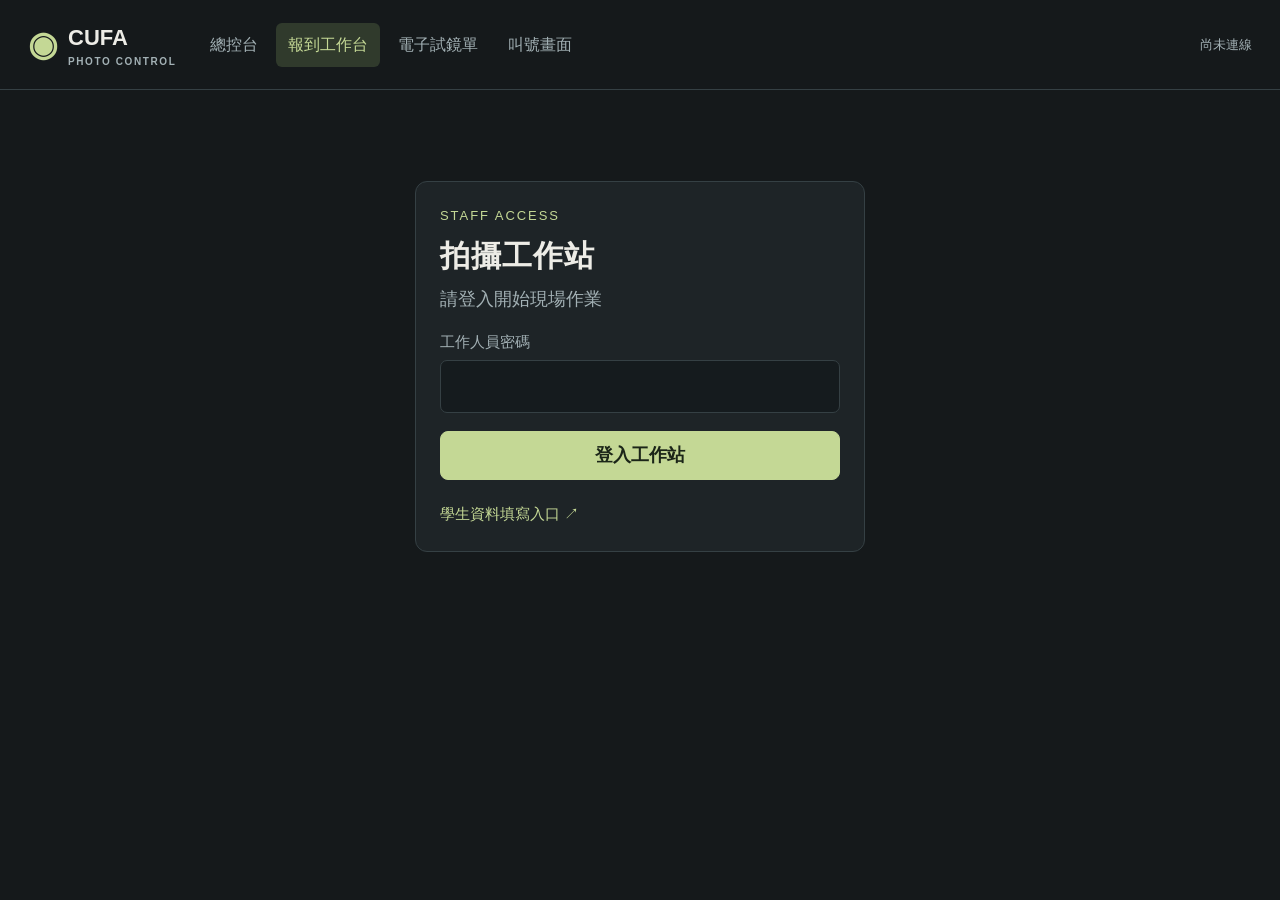
<file: admin.html>
<!doctype html><html lang="zh-Hant"><meta charset="utf-8"><meta http-equiv="refresh" content="0;url=index.html?view=checkin"><title>拍攝報到工作台</title><a href="index.html?view=checkin">前往拍攝報到工作台</a></html>
</file>
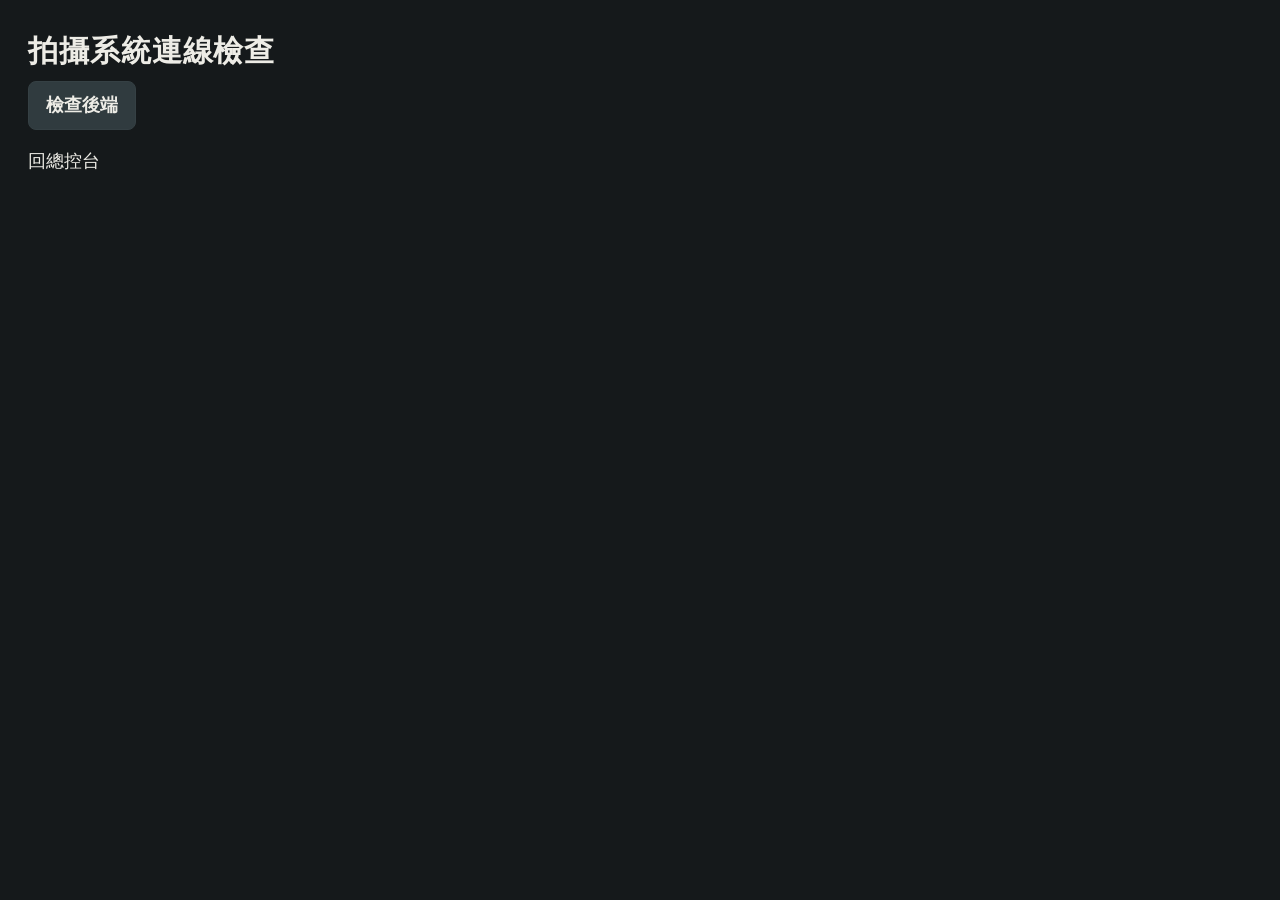
<file: api-test.html>
<!doctype html><html lang="zh-Hant"><meta charset="utf-8"><meta name="viewport" content="width=device-width,initial-scale=1"><title>拍攝系統連線檢查</title><link rel="stylesheet" href="style.css"><main><h1>拍攝系統連線檢查</h1><button id="test">檢查後端</button><pre id="result"></pre><a href="index.html">回總控台</a></main><script src="config.js"></script><script>document.querySelector('#test').onclick=async()=>{try{const r=await fetch(PHOTO_CONFIG.endpoint);document.querySelector('#result').textContent=JSON.stringify(await r.json(),null,2);}catch(e){document.querySelector('#result').textContent='無法連線：'+e.message;}};</script></html>
</file>
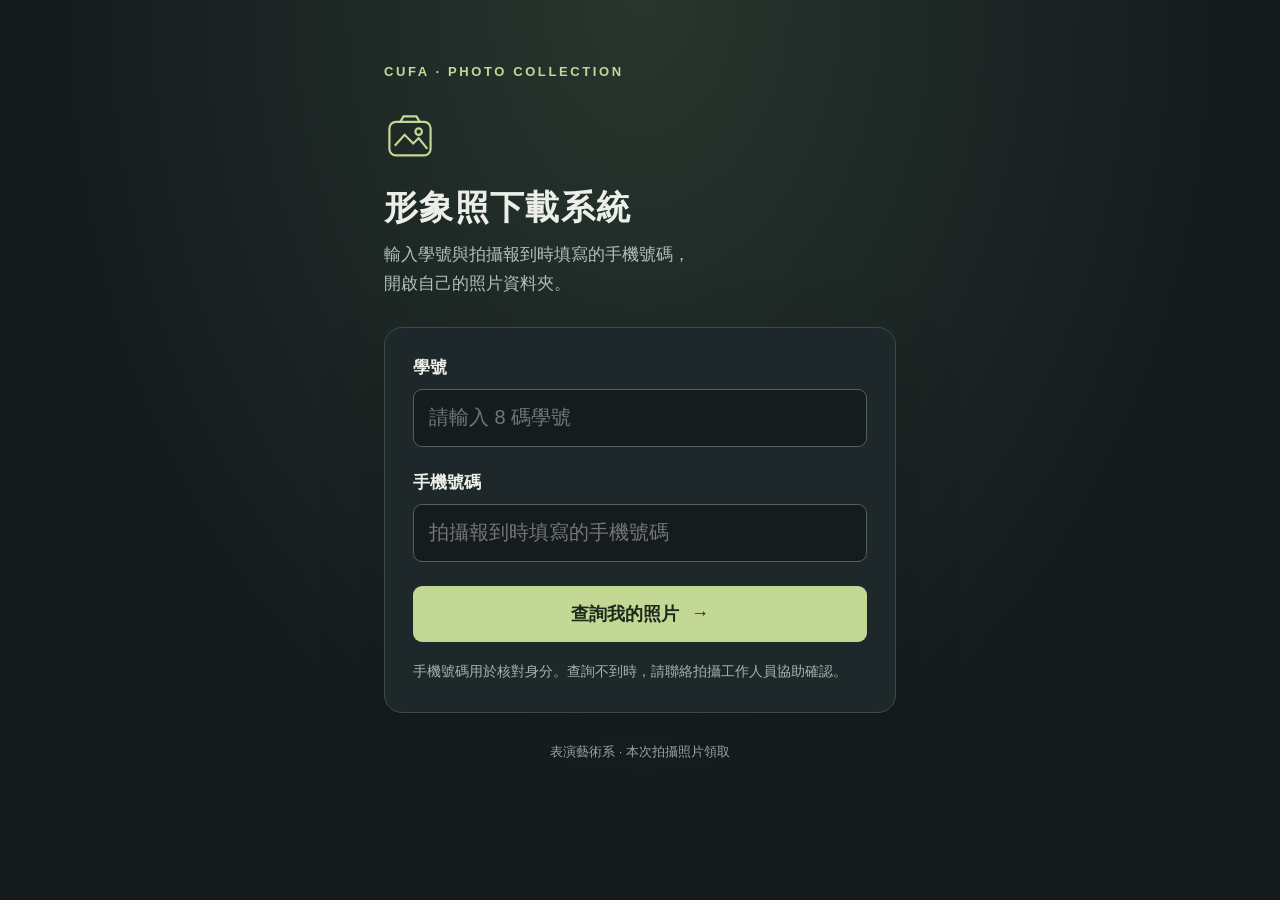
<file: pickup.html>
<!doctype html>
<html lang="zh-Hant"><head><meta charset="utf-8"><meta name="viewport" content="width=device-width,initial-scale=1"><meta name="color-scheme" content="dark"><meta name="referrer" content="no-referrer"><title>CUFA｜形象照下載系統</title>
<style>
:root{color-scheme:dark;font-family:-apple-system,BlinkMacSystemFont,'PingFang TC','Microsoft JhengHei',sans-serif;color:#ecefe9;background:#151b1d}*{box-sizing:border-box}body{margin:0;min-height:100dvh;background:radial-gradient(ellipse at top,#27362e 0,transparent 65%),#151b1d}main{max-width:560px;margin:auto;padding:44px 24px 32px}.brand{letter-spacing:.2em;color:#c4d895;font-size:13px;font-weight:700}.photo-icon{width:52px;height:52px;color:#c4d895;margin:32px 0 18px}h1{font-size:34px;line-height:1.3;letter-spacing:.04em;margin:0 0 12px}p{line-height:1.7;margin:0 0 24px;color:#b2bfbb;font-size:17px}.panel{background:#1e2729;border:1px solid #3d4b47;border-radius:18px;padding:28px;margin-top:28px;box-shadow:0 20px 70px #0002}label{display:block;font-size:17px;font-weight:650;margin-bottom:10px}input{width:100%;min-height:58px;border:1px solid #53605b;background:#151c1e;border-radius:9px;color:inherit;font:20px/1.4 inherit;padding:13px 15px;margin-bottom:24px;font-family:inherit;font-size:20px}button,.folder{width:100%;min-height:56px;border:0;border-radius:9px;font-family:inherit;font-size:18px;font-weight:750;cursor:pointer;background:#c4d895;color:#1c291c;padding:14px 20px;display:flex;justify-content:center;align-items:center;text-decoration:none;gap:12px}button:disabled{opacity:.6;cursor:wait}button:focus-visible,a:focus-visible,input:focus-visible{outline:3px solid #e5d895;outline-offset:4px}.hint{font-size:14px;margin:18px 0 0;color:#a4b4ad}.error{color:#ffc0b6;font-size:16px;margin:0 0 18px;white-space:pre-line}.result-name{font-size:28px;color:#ecefe9;margin-bottom:6px}.folder{margin-top:16px;justify-content:space-between}.folder span{font-size:24px}.quiet{background:transparent;color:#c4d895;border:1px solid #53605b;margin-top:24px}footer{font-size:13px;line-height:1.7;color:#94a69d;margin-top:28px;text-align:center}[hidden]{display:none!important}@media(min-width:900px){main{padding-top:64px}}
</style></head><body><main><div class="brand">CUFA · PHOTO COLLECTION</div><svg class="photo-icon" viewBox="0 0 48 48" fill="none" stroke="currentColor" stroke-width="2" aria-hidden="true"><rect x="5" y="10" width="38" height="31" rx="6"/><path d="m10 32 9-10 8 8 5-5 8 10M15 10l3-5h12l3 5"/><circle cx="32" cy="19" r="3"/></svg><h1>形象照下載系統</h1><p>輸入學號與拍攝報到時填寫的手機號碼，<br>開啟自己的照片資料夾。</p>
<section class="panel" id="loginPanel"><form id="pickupForm"><label for="studentId">學號</label><input id="studentId" name="studentId" inputmode="numeric" autocomplete="username" maxlength="8" pattern="[0-9]{8}" placeholder="請輸入 8 碼學號" required><label for="phone">手機號碼</label><input id="phone" name="phone" type="password" inputmode="tel" autocomplete="current-password" maxlength="20" placeholder="拍攝報到時填寫的手機號碼" required><div id="error" class="error" role="alert" aria-live="polite" hidden></div><button id="submit" type="submit">查詢我的照片 <span aria-hidden="true">→</span></button><p class="hint">手機號碼用於核對身分。查詢不到時，請聯絡拍攝工作人員協助確認。</p></form></section>
<section class="panel" id="result" aria-live="polite" hidden tabindex="-1"><h2 class="result-name" id="name"></h2><p id="resultHint"></p><div id="folders"></div><p class="hint">照片會在 Google 雲端硬碟中開啟，可預覽或下載。若出現存取權限提示，請聯絡工作人員。</p><button id="logout" class="quiet" type="button">返回登入</button></section><footer>表演藝術系 · 本次拍攝照片領取</footer></main><script src="config.js"></script><script>
'use strict';
const $=id=>document.getElementById(id);let busy=false;
$('pickupForm').onsubmit=async e=>{e.preventDefault();if(busy)return;busy=true;$('error').hidden=true;$('submit').disabled=true;$('submit').textContent='正在核對資料…';const body={action:'pickupPhotos',studentId:$('studentId').value.trim(),phone:$('phone').value.trim()};const ctrl=new AbortController(),timer=setTimeout(()=>ctrl.abort(),25000);try{const response=await fetch(PHOTO_CONFIG.endpoint,{method:'POST',headers:{'Content-Type':'text/plain;charset=UTF-8'},body:JSON.stringify(body),cache:'no-store',credentials:'omit',signal:ctrl.signal});if(!response.ok)throw Error('暫時無法連線，請稍後再試');let r;try{r=JSON.parse(await response.text());}catch(_){throw Error('暫時無法讀取資料，請稍後再試');}if(!r.ok)throw Error(r.error||'核對失敗，請稍後再試');$('name').textContent=r.data.name+'，你好';$('folders').replaceChildren();for(const folder of r.data.folders||[]){const url=new URL(folder.url);if(url.origin!=='https://drive.google.com'||!/^\/drive\/folders\/[A-Za-z0-9_-]+$/.test(url.pathname))continue;const a=document.createElement('a');a.className='folder';a.href=url.href;a.target='_blank';a.rel='noopener noreferrer';a.textContent='開啟我的'+folder.label;const arrow=document.createElement('span');arrow.setAttribute('aria-hidden','true');arrow.textContent='↗';a.append(arrow);$('folders').append(a);}$('resultHint').textContent=$('folders').children.length?'照片已準備好，請選擇要領取的拍攝類型。':'你的照片尚未上架，請稍後再試或聯絡工作人員。';$('loginPanel').hidden=true;$('result').hidden=false;$('result').focus();}catch(err){$('error').textContent=err.name==='AbortError'?'連線逾時，請稍後再試':err.message;$('error').hidden=false;}finally{clearTimeout(timer);body.phone='';$('phone').value='';busy=false;$('submit').disabled=false;$('submit').textContent='查詢我的照片 →';}};
$('logout').onclick=()=>{$('folders').replaceChildren();$('name').textContent='';$('result').hidden=true;$('loginPanel').hidden=false;$('pickupForm').reset();$('error').hidden=true;$('studentId').focus();};
</script></body></html>
</file>
<file: style.css>
:root{--bg:#15191b;--panel:#1e2427;--line:#354044;--text:#edece6;--muted:#a3b1b5;--accent:#c4d895;--amber:#e5bf79;--red:#f0a29b}*{box-sizing:border-box}body{margin:0;background:var(--bg);color:var(--text);font:18px/1.5 -apple-system,BlinkMacSystemFont,'PingFang TC','Microsoft JhengHei',sans-serif}a{color:inherit;text-decoration:none}button,input,select,textarea{font:inherit}button,.button{cursor:pointer;min-height:48px;border:1px solid var(--line);border-radius:8px;padding:10px 17px;background:#303b3f;color:var(--text);font-weight:600;display:inline-flex;align-items:center;justify-content:center;gap:8px}button:hover,.button:hover{border-color:var(--accent)}button:disabled{opacity:.4;cursor:wait}.primary{background:var(--accent);border-color:var(--accent);color:#1b2518}.danger{color:var(--red)}.quiet{background:transparent}.small{font-size:15px;min-height:40px;padding:7px 12px}input,select,textarea{border:1px solid var(--line);background:#151b1e;color:var(--text);border-radius:7px;padding:12px;width:100%;min-height:50px}textarea{resize:vertical;min-height:90px}input[type=checkbox]{width:25px;height:25px;min-height:0;accent-color:var(--accent);flex-shrink:0}button:focus-visible,a:focus-visible,input:focus,select:focus,textarea:focus{outline:2px solid var(--accent);outline-offset:3px}h1,h2,h3,p{margin-top:0}h1{font-size:30px;letter-spacing:.03em;margin-bottom:8px}h2{font-size:21px}h3{font-size:19px}small,.muted{color:var(--muted)}header{display:flex;align-items:center;gap:22px;padding:19px 28px;border-bottom:1px solid var(--line)}.brand{display:flex;align-items:center;gap:10px;font-size:22px;font-weight:750;white-space:nowrap}.brand small{display:block;font-size:10px;letter-spacing:.16em}.brand-icon{color:var(--accent);font-size:34px}nav{display:flex;gap:6px;flex:1}nav a{font-size:16px;padding:10px 12px;border-radius:6px;color:var(--muted)}nav a.current{background:#303a2c;color:var(--accent)}#connection{font-size:13px;color:var(--muted);white-space:nowrap}main{max-width:1640px;margin:auto;padding:28px}#notice:not(:empty){position:fixed;bottom:22px;left:50%;transform:translateX(-50%);padding:14px 24px;border:1px solid var(--amber);border-radius:8px;background:#303025;z-index:30;max-width:90vw;box-shadow:0 10px 40px #0005}.page-title{display:flex;justify-content:space-between;align-items:center;margin-bottom:24px}.eyebrow{color:var(--accent);font-size:13px;letter-spacing:.15em;margin-bottom:7px}.stats{display:grid;grid-template-columns:repeat(5,1fr);gap:12px;margin-bottom:22px}.stat{border:1px solid var(--line);border-radius:10px;padding:17px 21px;background:var(--panel)}.stat strong{display:block;font-size:35px;font-variant-numeric:tabular-nums}.stat span{font-size:14px;color:var(--muted)}.layout{display:grid;grid-template-columns:minmax(0,1.5fr) minmax(320px,1fr);gap:22px}.panel{background:var(--panel);border:1px solid var(--line);border-radius:12px;padding:24px;margin-bottom:20px}.panel-title{display:flex;justify-content:space-between;align-items:center;border-bottom:1px solid var(--line);padding-bottom:16px;margin-bottom:20px}.panel-title h2{margin:0}.dot{display:inline-block;width:8px;height:8px;background:var(--accent);border-radius:50%;margin-right:8px}.active-name{font-size:52px;font-weight:750;letter-spacing:.08em;margin:0 0 6px;line-height:1.3}.meta{color:var(--muted);margin-bottom:24px}.queue-number{color:var(--accent);font-size:24px;margin-left:15px}.tag{display:inline-block;font-size:13px;border:1px solid var(--line);border-radius:5px;padding:3px 8px;white-space:nowrap;color:var(--muted)}.tag.good{color:var(--accent);border-color:#536345}.tag.warn{color:var(--amber);border-color:#6f5c3d}.actions{display:flex;gap:9px;flex-wrap:wrap;margin-top:18px}.task{border-top:1px solid var(--line);padding:20px 0 4px}.task h3{display:flex;align-items:center;gap:12px}.checks{display:grid;grid-template-columns:1fr 1fr;gap:10px;margin-bottom:15px}.check{display:flex;align-items:center;gap:12px;border:1px solid var(--line);border-radius:8px;padding:12px;font-size:18px;cursor:pointer}.check:has(input:checked){background:#2b3828;border-color:#5c704c}.task label.note-label{display:block;color:var(--muted);font-size:14px;margin-bottom:7px}.filters{display:flex;gap:10px;margin-bottom:18px}.filters input{flex:2}.filters select{flex:1}.table-scroll{overflow:auto;max-height:65vh}table{width:100%;border-collapse:collapse;font-size:16px}th{color:var(--muted);font-weight:500;font-size:13px;position:sticky;top:0;background:var(--panel);z-index:1}th,td{text-align:left;padding:14px 10px;border-bottom:1px solid var(--line);white-space:nowrap}td strong{font-size:19px}.empty{text-align:center;padding:36px 20px;color:var(--muted)}.person-row{display:flex;align-items:center;justify-content:space-between;gap:14px;padding:17px 0;border-bottom:1px solid var(--line)}.person-row:last-child{border-bottom:0}.person-row strong{font-size:23px;display:block}.person-row small{font-size:14px}.class-grid{display:grid;grid-template-columns:repeat(4,1fr);gap:9px}.class-card{padding:15px;border:1px solid var(--line);border-radius:7px}.class-card strong{display:block;margin-bottom:8px}.class-card span{font-size:14px;color:var(--muted)}.progress{height:4px;background:#344044;margin-top:10px;border-radius:4px;overflow:hidden}.progress i{display:block;height:100%;background:var(--accent)}.login{max-width:450px;margin:7vh auto}.login label,.form-grid label{display:block;font-size:15px;color:var(--muted)}.login input{margin:7px 0 18px}.login button{width:100%}.student-form{max-width:560px;margin:25px auto}.student-form label{display:block;margin:18px 0 8px;font-weight:600}.student-form .primary{width:100%;margin-top:25px;min-height:58px}.form-grid{display:grid;grid-template-columns:1fr 1fr;gap:16px}.form-grid input,.form-grid select{margin-top:7px}.full{grid-column:1/-1}dialog{color:var(--text);background:var(--panel);border:1px solid var(--line);border-radius:14px;max-width:720px;width:90vw;padding:28px}dialog::backdrop{background:#000b}.help-link{color:var(--accent);font-size:15px}.inbox{border-color:#6d6244}.slate-view{max-width:none;padding:26px 4vw;min-height:82vh;display:flex;flex-direction:column;justify-content:center}.slate-name{font-size:clamp(75px,10vw,150px);font-weight:800;line-height:1.2;letter-spacing:.1em}.slate-id{font-size:clamp(70px,10vw,150px);font-weight:750;font-variant-numeric:tabular-nums;line-height:1.3;letter-spacing:.03em}.slate-details{display:flex;justify-content:space-between;border-top:2px solid #515b5b;margin-top:32px;padding-top:24px;font-size:30px;color:#c2c8c5}.display-footer{font-size:14px;color:var(--muted);margin-top:30px}.call-view{text-align:center;min-height:78vh;display:flex;flex-direction:column;justify-content:center}.call-name{font-size:clamp(80px,12vw,180px);font-weight:800;letter-spacing:.1em}.call-meta{font-size:36px;color:var(--muted)}.call-instruction{font-size:25px;color:var(--accent);margin-top:35px}.screen-head{display:flex;align-items:center;justify-content:space-between}.success-mark{font-size:65px;color:var(--accent)}[hidden]{display:none!important}@media(max-width:1100px){header{padding:15px;gap:12px}nav a{padding:8px;font-size:14px}.layout{grid-template-columns:minmax(0,1.2fr) minmax(300px,1fr)}main{padding:20px}.class-grid{grid-template-columns:repeat(3,1fr)}.panel{padding:18px}.stats{gap:8px}.stat{padding:12px}.active-name{font-size:44px}}@media(max-width:740px){header{flex-wrap:wrap}nav{order:3;flex-basis:100%;overflow:auto}#connection{margin-left:auto}main{padding:16px}.layout{grid-template-columns:1fr}.stats{grid-template-columns:repeat(3,1fr)}.stat strong{font-size:28px}.class-grid{grid-template-columns:repeat(2,1fr)}.filters{flex-wrap:wrap}.filters input{flex-basis:100%}.page-title{gap:10px;align-items:flex-start}h1{font-size:25px}.form-grid{grid-template-columns:1fr}.full{grid-column:auto}.student-form{margin:15px auto}.slate-name,.slate-id{font-size:13vw}.slate-details{font-size:22px;gap:15px;flex-wrap:wrap}.call-meta{font-size:27px}}
.slate-view{min-height:calc(100dvh - 220px)}.call-view{min-height:calc(100dvh - 220px)}:root:fullscreen header{display:none}:root:fullscreen .slate-view,:root:fullscreen .call-view{min-height:calc(100dvh - 140px)}
.student-form .form-grid label{font-size:18px}
/* v2: the physical workflow reads left to right on landscape workstations. */
.scope-tabs{display:flex;align-items:center;gap:12px;margin:0 0 20px}.scope-tabs button{min-width:160px;font-size:21px}.scope-tabs button span{font-size:15px;opacity:.8}.scope-tabs small{margin-left:8px}.pipeline{display:grid;grid-template-columns:minmax(250px,1fr) minmax(250px,1fr) minmax(380px,1.5fr);gap:18px;align-items:start;margin-bottom:22px}.pipeline .stage{margin:0;padding:20px;min-height:330px}.pipeline .step{color:var(--accent);font-variant-numeric:tabular-nums;margin-right:7px}.pipeline .waiting-stage{max-height:75vh;overflow:auto}.pipeline .active-name{font-size:clamp(36px,3.6vw,58px)}.called-name{font-size:clamp(34px,3.2vw,50px);font-weight:750;letter-spacing:.06em;margin:16px 0}.enter-studio{width:100%;font-size:21px;min-height:62px}.called-stage>.muted{margin-top:18px;font-size:16px}.pipeline .checks{grid-template-columns:1fr 1fr;gap:8px}.pipeline .check{padding:10px;font-size:17px}.pipeline .panel-title{gap:8px}.pipeline .panel-title h2{white-space:nowrap}.pipeline .person-row{gap:8px}.pipeline .person-row strong{font-size:22px}.dialog-heading{display:flex;align-items:center;justify-content:space-between;position:sticky;top:-28px;padding:16px 0;background:var(--panel);z-index:3;border-bottom:1px solid var(--line);margin-bottom:18px}.dialog-heading h2{margin:0}.dialog-notice{position:sticky;top:40px;z-index:4;background:#492e28;color:#ffe2cb;border:1px solid #d39978;padding:15px 18px;border-radius:8px;margin-bottom:18px;font-size:19px;font-weight:650}.checkin-actions{border-top:1px solid var(--line);margin-top:24px;padding-top:20px}dialog{max-height:92dvh;overflow:auto}.slate-view{padding:12px 2vw;min-height:calc(100dvh - 230px);justify-content:center}.slate-name{font-size:clamp(65px,8vw,132px);line-height:1.15;letter-spacing:.08em}.slate-id{font-size:clamp(60px,8vw,132px);line-height:1.2;margin-bottom:12px}.slate-details{display:grid;grid-template-columns:1fr 1.4fr 1.5fr 1fr;gap:24px;margin-top:25px;padding-top:20px;font-size:clamp(25px,3vw,48px);font-weight:650;color:var(--text);align-items:start}.slate-details span{white-space:nowrap}.slate-details small{display:block;font-size:clamp(15px,1.5vw,24px);font-weight:500;margin-bottom:8px}.slate-view .display-footer{margin-top:22px;font-size:16px}.display-sync{margin-top:12px}:root:fullscreen .slate-view{min-height:calc(100dvh - 170px)}
@media(max-width:1200px){.pipeline{grid-template-columns:minmax(215px,1fr) minmax(215px,1fr) minmax(330px,1.5fr);gap:12px}.pipeline .stage{padding:16px}.pipeline .panel-title h2{font-size:19px}.pipeline .person-row{flex-wrap:wrap}.scope-tabs small{font-size:13px}.class-grid{grid-template-columns:repeat(4,1fr)}.slate-details{gap:14px;font-size:clamp(24px,2.8vw,40px)}}
@media(max-width:880px){.pipeline{grid-template-columns:1fr 1fr 1.4fr;gap:9px;min-width:760px}.pipeline .stage{padding:12px}.pipeline .checks{grid-template-columns:1fr}.scope-tabs{flex-wrap:wrap}.scope-tabs small{flex-basis:100%;margin-left:0}.slate-details{grid-template-columns:1fr 1fr}.slate-view{min-height:0}.slate-name,.slate-id{font-size:10vw}}
/* v3: shared worklist, FIFO calls and single-action saves. */
.next-called{border-top:1px solid var(--line);margin-top:14px;padding-top:14px}.next-called .called-name{font-size:27px;margin:7px 0}.called-stage{max-height:80vh;overflow:auto}.called-stage .enter-studio{position:sticky;bottom:0}.receipt{text-align:center;padding:28px 0}.receipt-name{font-size:48px;font-weight:750}.receipt-number{font-size:90px;color:var(--accent);font-weight:800}.slate-details{grid-template-columns:.9fr .9fr .9fr 1.5fr .9fr;gap:18px}.screen-head{padding-left:24px;min-height:54px}:root:fullscreen .screen-head{padding-left:100px;padding-top:32px}:root:fullscreen .slate-view{min-height:calc(100dvh - 200px)}.schedule-summary{display:grid;grid-template-columns:2fr 1fr 1fr 1fr;gap:18px}.schedule-summary small{display:block;color:var(--muted);margin-bottom:8px}.schedule-summary strong{font-size:24px}.clock-label{display:flex;align-items:center;gap:10px;white-space:nowrap}.clock-label input{width:135px}details summary{cursor:pointer;color:var(--accent);padding:10px 0}.pipeline .panel-title small{font-size:18px;color:var(--accent);margin-left:6px}button:disabled{cursor:progress;opacity:.6}@media(max-width:1200px){.slate-details{font-size:27px;gap:12px}.schedule-summary strong{font-size:20px}}@media(max-width:880px){.slate-details{grid-template-columns:repeat(3,1fr)}.schedule-summary{grid-template-columns:1fr 1fr}}
/* v4: CueDesk red seven-segment clock and per-person shooting slots. */
.digital-clock{width:260px;flex:none;color:#ff3d45;padding:0;background:transparent;border:0;border-radius:0}.digital-clock svg{display:block;width:100%;height:48px;fill:#ff3d45}.digital-clock>span{display:block;text-align:right;color:#939d9e;font-size:10px;margin-top:3px;letter-spacing:.13em}.page-title .actions{align-items:center}.shoot-slot{display:block;color:#c9d0c4;font-size:14px;font-weight:500;margin:5px 0 8px;white-space:normal}.shoot-audition{color:#a9d7ef;border-color:#517c93;background:#203640}.shoot-portrait{color:#e2c8f2;border-color:#84639a;background:#382b42}.active-stage .shoot-slot,.called-stage .shoot-slot{font-size:18px;color:var(--accent)}.slate-view>.shoot-slot{font-size:clamp(23px,2.5vw,38px);margin:15px 0 0;color:#b8c1b4}.call-view>.shoot-slot{font-size:clamp(25px,3vw,44px);margin:18px 0;color:var(--accent)}.receipt>.shoot-slot{font-size:24px}.table-scroll td .shoot-slot{font-size:13px;max-width:230px}.person-row .shoot-slot{font-size:14px}.dialog-heading+.shoot-slot{margin:0 0 12px}@media(max-width:1100px){.digital-clock{width:210px}.digital-clock svg{height:42px}}@media(max-width:740px){.digital-clock{width:175px}.digital-clock svg{height:34px}.page-title .actions{justify-content:flex-end}}
.checkin-table th:nth-child(5),.checkin-table td:nth-child(5){min-width:70px}.checkin-table th:nth-child(6),.checkin-table td:nth-child(6){min-width:95px}

.upcoming{margin:20px auto;max-width:1400px}.upcoming-list{list-style:none;padding:0;margin:0;display:grid;grid-template-columns:repeat(3,minmax(0,1fr));gap:14px}.upcoming-list li{padding:18px 22px;background:var(--panel);border-radius:8px}.upcoming-list strong{display:block;font-size:34px}.upcoming-list li>small{color:var(--accent)}.upcoming-list li>span{display:block;color:var(--muted)}.call-view.has-upcoming,:root:fullscreen .call-view.has-upcoming{min-height:42vh}.has-upcoming .call-name{font-size:clamp(70px,9vw,135px)}.has-upcoming .call-instruction{margin-top:18px}.table-scroll,.stage,.upcoming-list{overflow-anchor:none}@media(max-width:740px){.upcoming-list{grid-template-columns:repeat(2,minmax(0,1fr))}.digital-clock{width:220px}}

.screen-controls{display:flex;gap:10px;align-items:center;flex-wrap:wrap}#callSound[aria-pressed="true"]{color:var(--accent);border-color:#536345}

.sound-volume{display:flex;align-items:center;gap:8px;font-size:15px;color:var(--muted)}.sound-volume select{width:90px;min-height:40px;padding:7px 10px}

:root:fullscreen #callSound,:root:fullscreen .sound-volume,:root:fullscreen #testCallSound{display:none!important}
</file>
